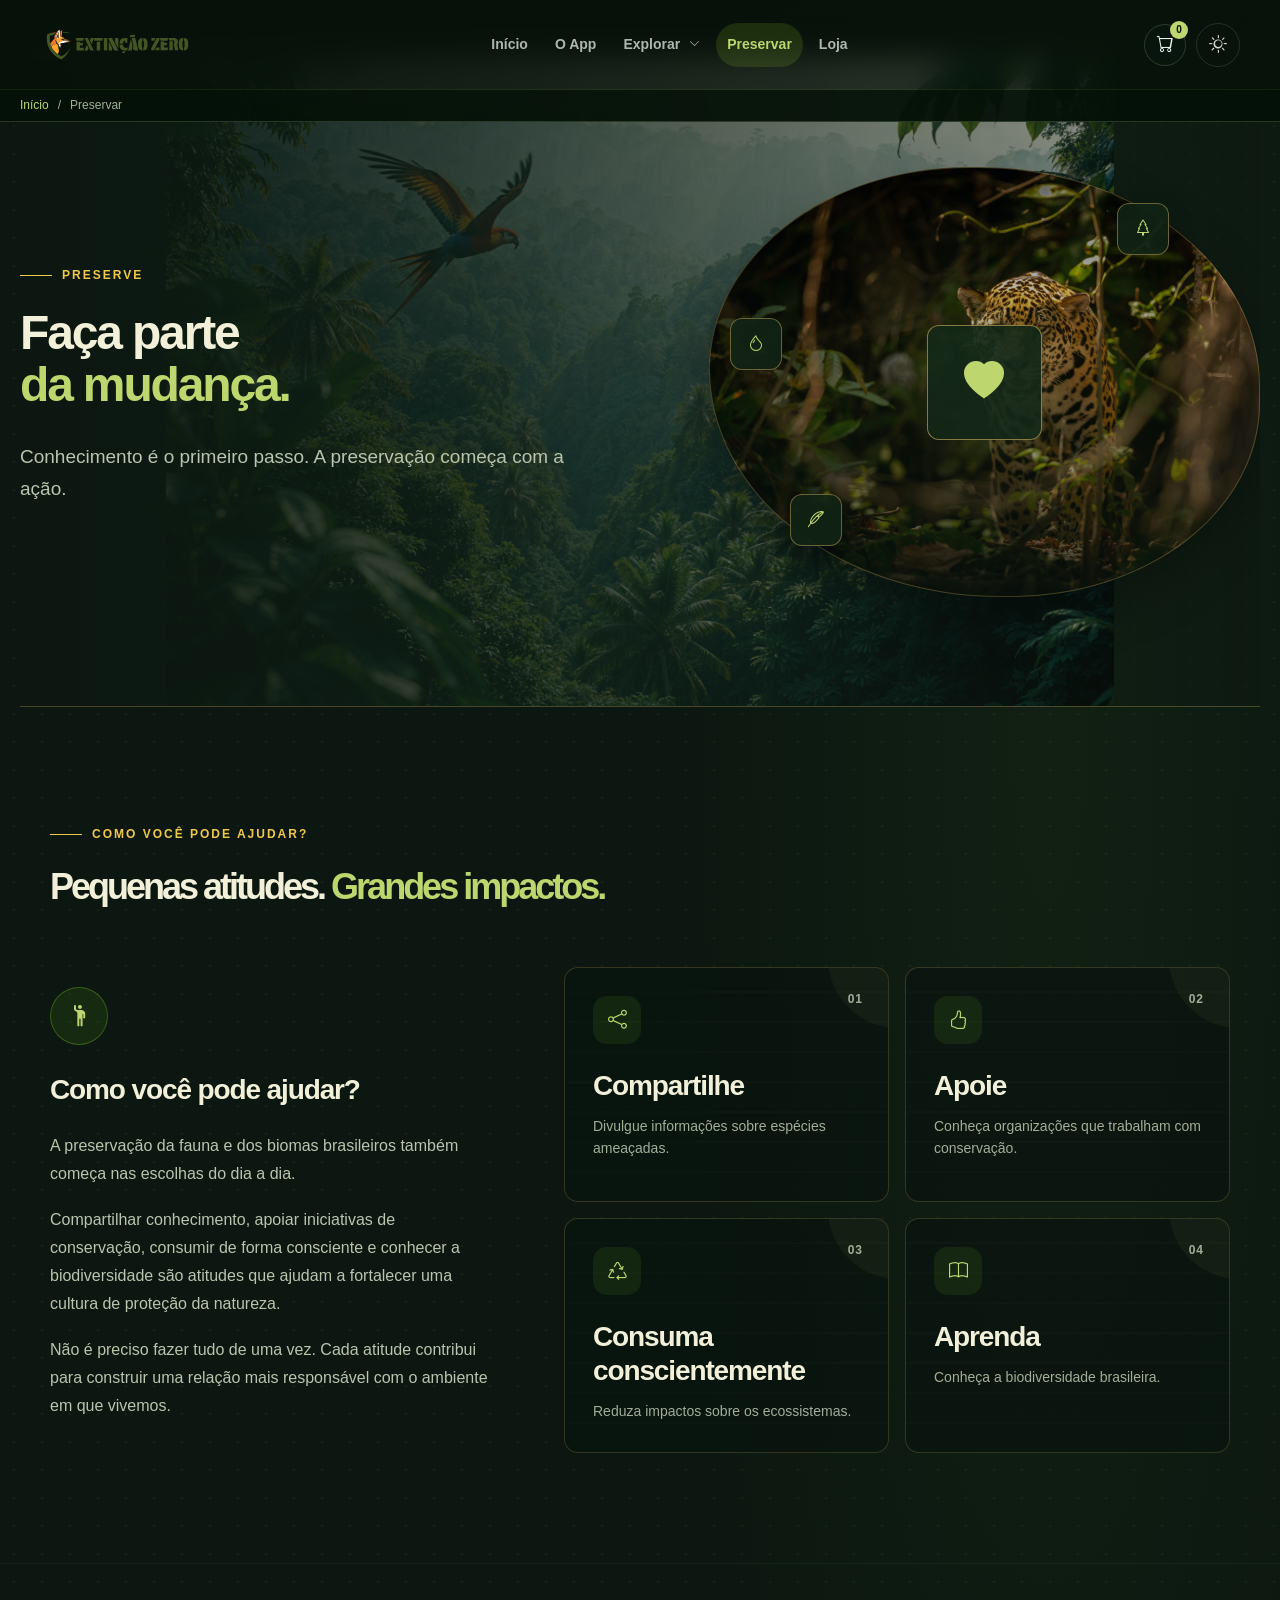
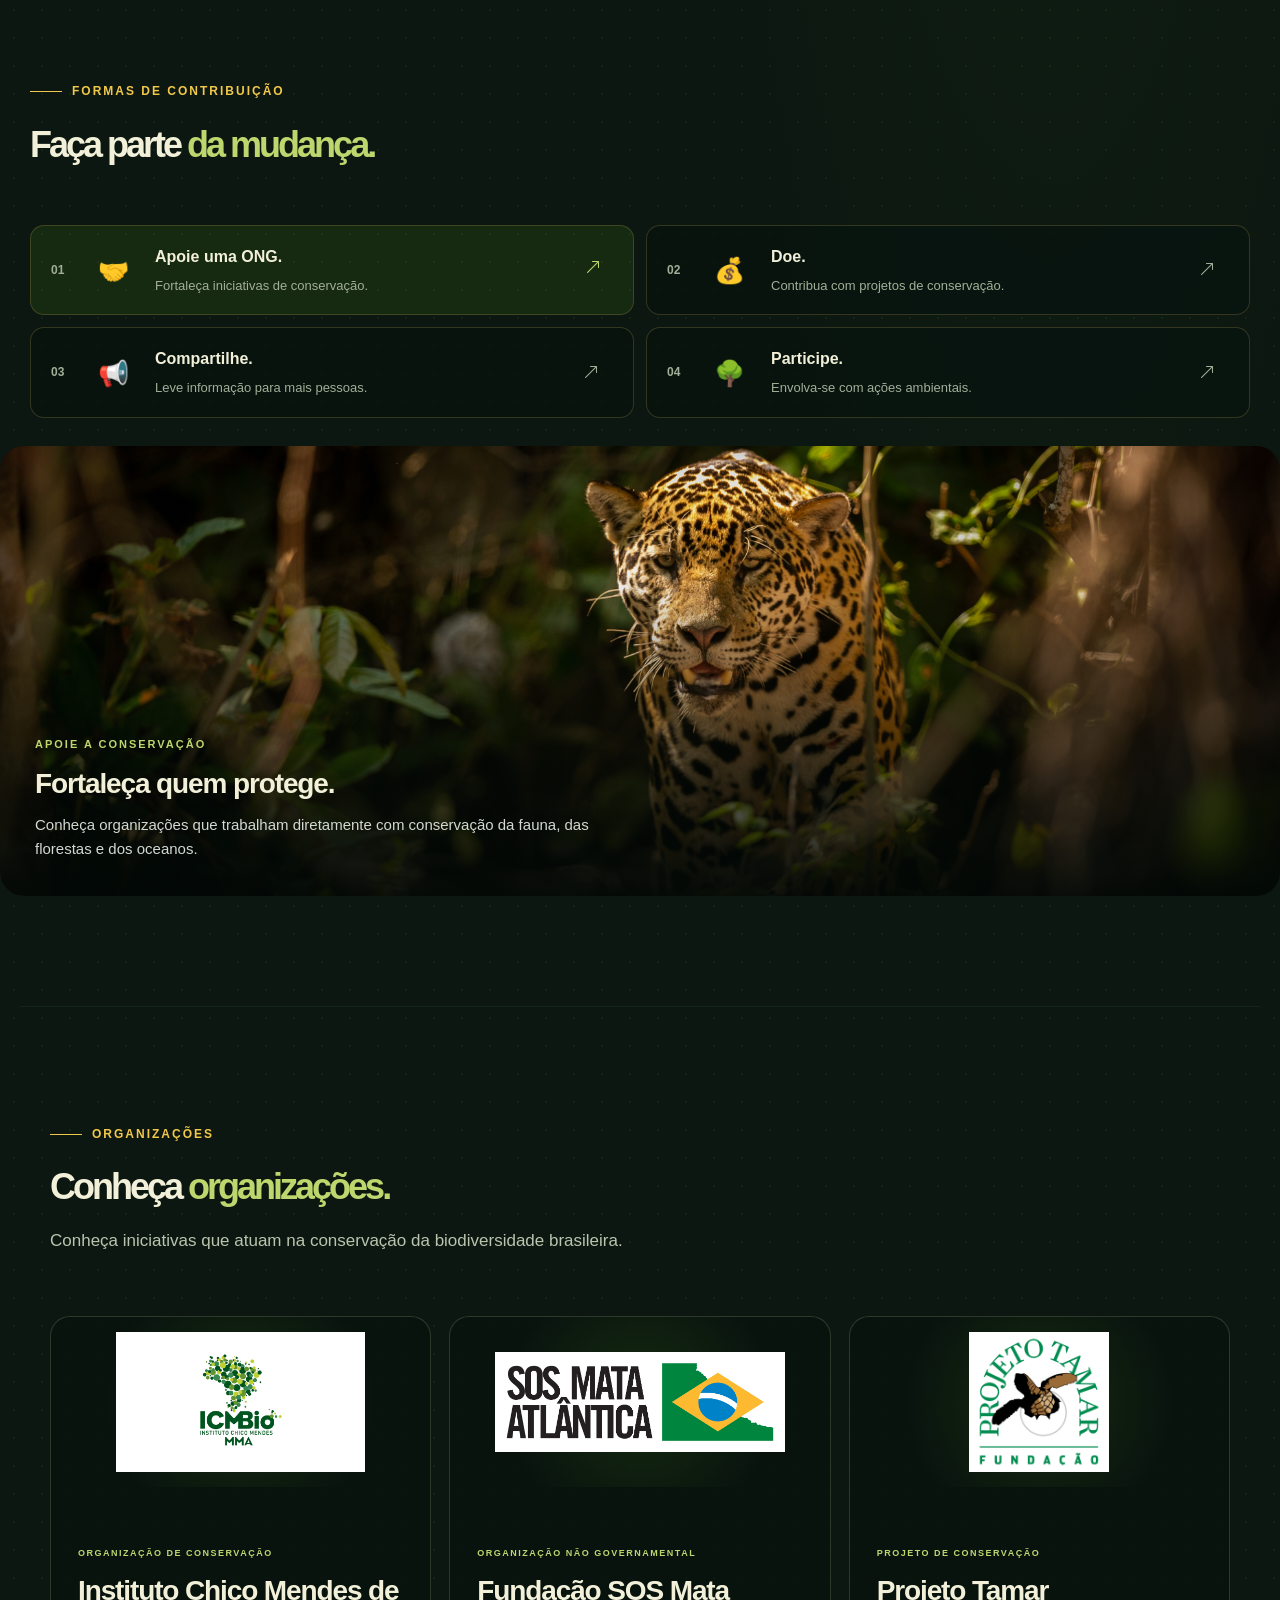
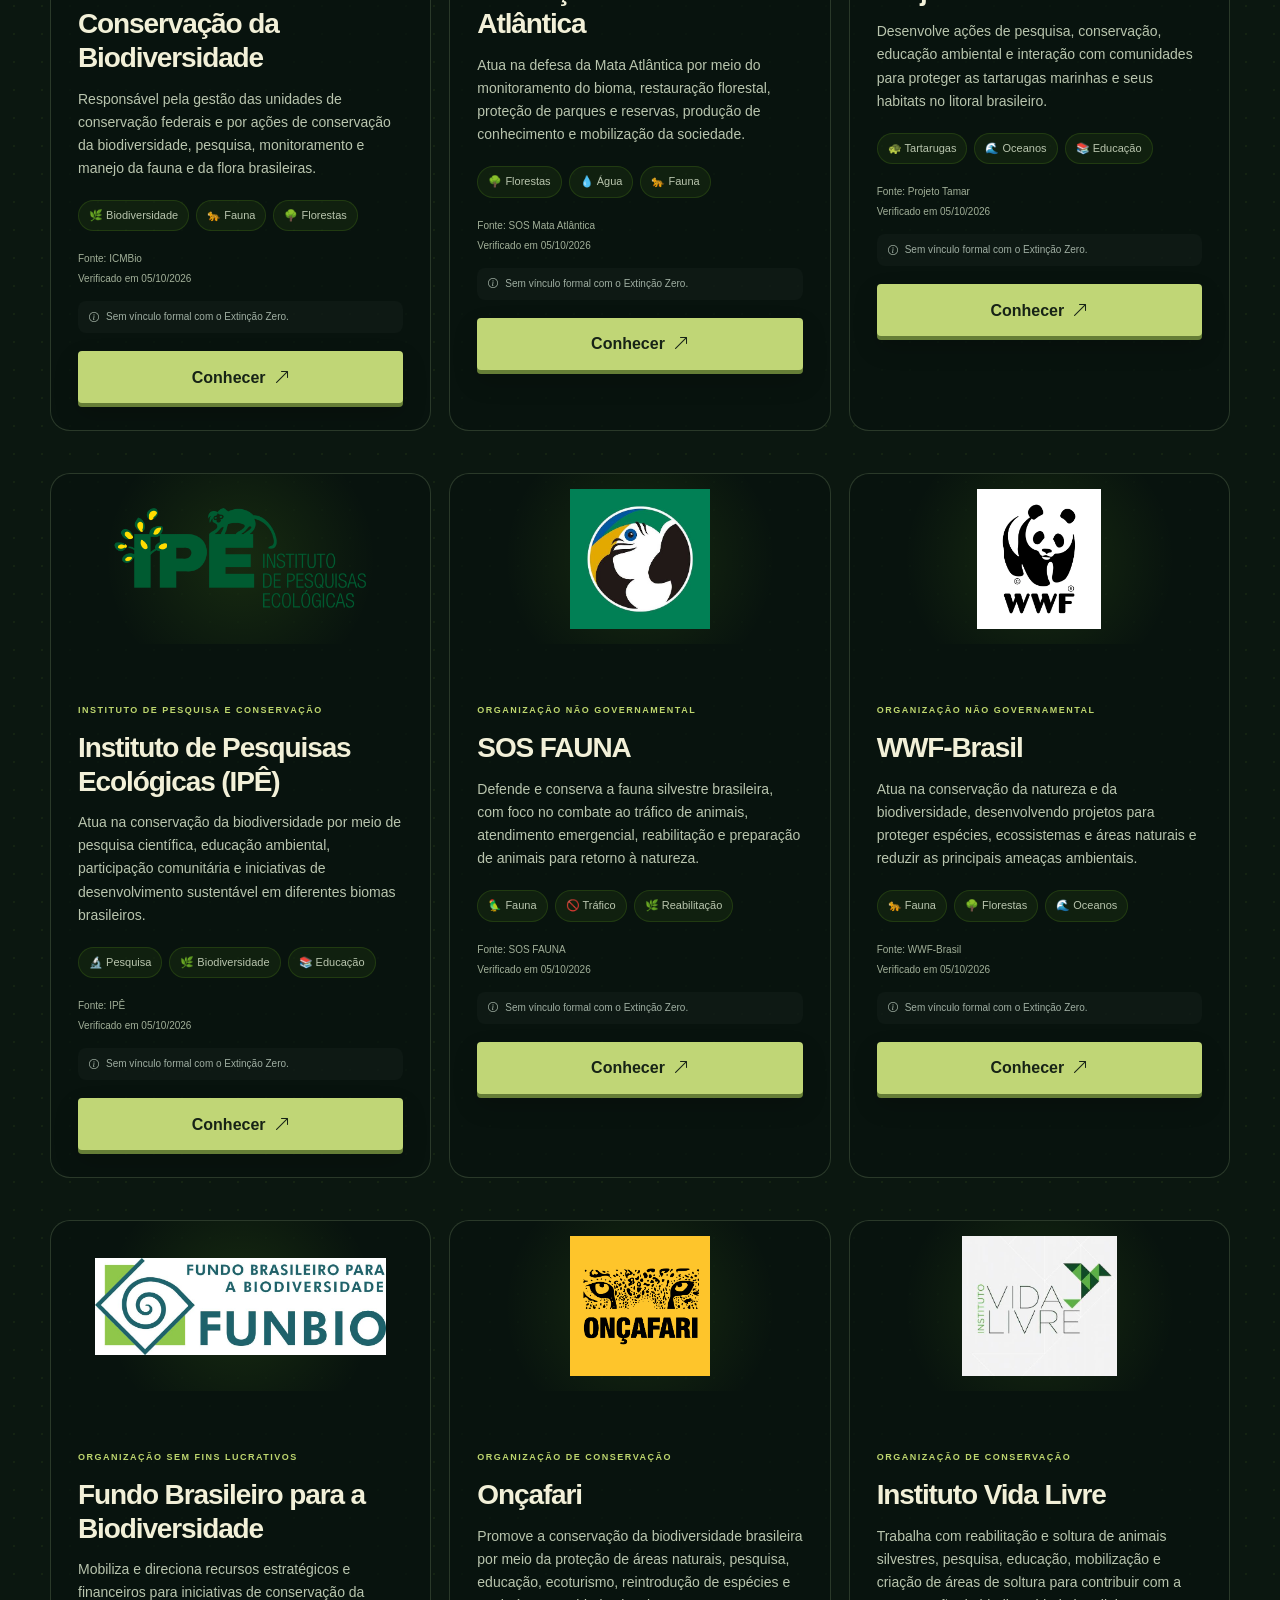
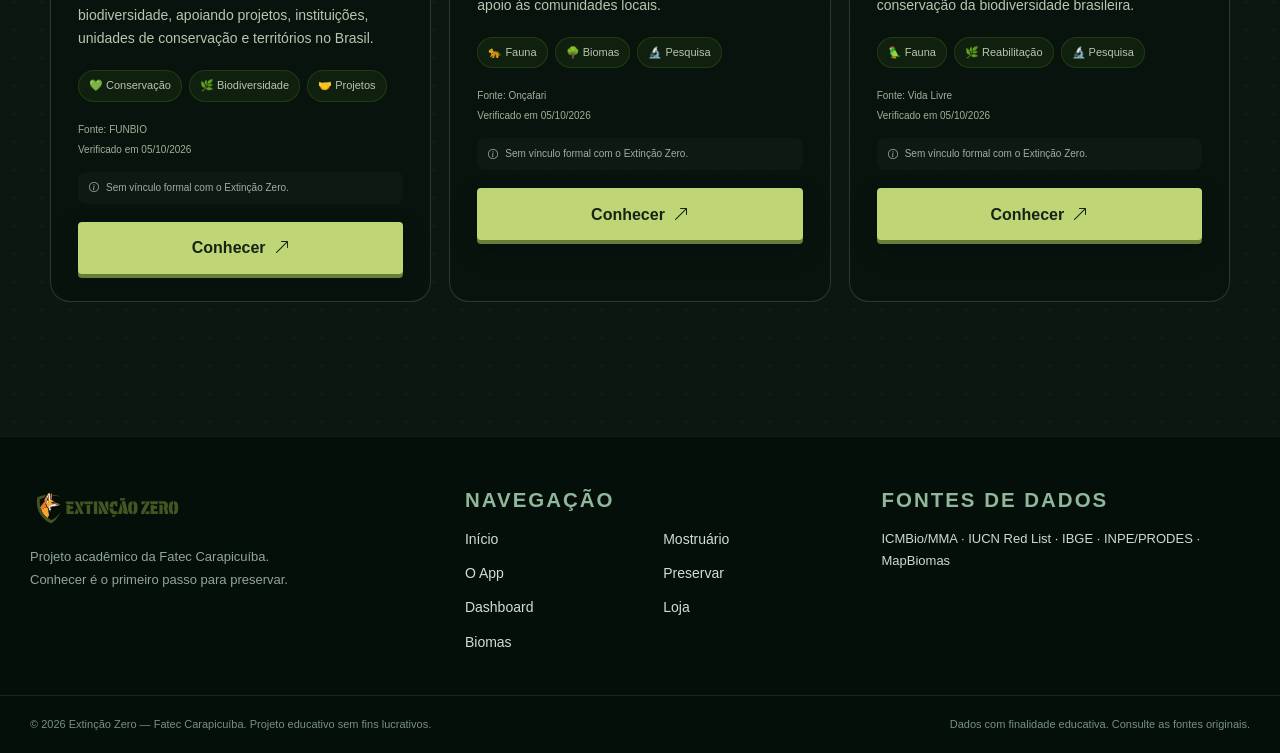
<file: preservar.html>
<!DOCTYPE html>
<html lang="pt-BR">

<head>
    <meta charset="UTF-8">
    <meta name="viewport" content="width=device-width, initial-scale=1.0">

    <title>Preservar — Extinção Zero</title>

    <link rel="stylesheet"
        href="https://cdn.jsdelivr.net/npm/bootstrap-icons@1.11.3/font/bootstrap-icons.min.css">

    <link rel="stylesheet" href="css/style.css">
    <link rel="stylesheet" href="css/preservar.css">
    <link rel="stylesheet" href="css/field-identity.css">
    <link rel="stylesheet" href="css/ux-foundation.css">
</head>

<body class="field-identity">

    <!-- =====================================================
         NAVBAR
    ====================================================== -->

    <header class="navbar">
        <div class="nav-container">
            <a href="index.html" class="logo"><img src="assets/img/logo.svg" alt="Extinção Zero"></a>
            <nav class="nav-menu" aria-label="Navegação principal">
                <a href="index.html" class="nav-link">Início</a>
                <a href="app.html" class="nav-link">O App</a>
                <div class="nav-explore">
                    <button class="nav-link nav-dropdown" type="button" aria-expanded="false" aria-controls="explore-menu">Explorar <i class="bi bi-chevron-down"></i></button>
                    <div class="nav-submenu" id="explore-menu">
                        <a class="nav-link" href="dashboard.html"><i class="bi bi-bar-chart-line"></i> Dashboard</a>
                        <a class="nav-link" href="biomas.html"><i class="bi bi-tree"></i> Biomas</a>
                        <a class="nav-link" href="mostruario.html"><i class="bi bi-journal-richtext"></i> Mostruário</a>
                    </div>
                </div>
                <a href="preservar.html" class="nav-link">Preservar</a>
                <a href="loja.html" class="nav-link">Loja</a>
            </nav>
            <div class="nav-actions">
                <a class="nav-action cart-trigger" href="loja.html#cart" aria-label="Abrir carrinho na loja"><i class="bi bi-cart"></i><span class="cart-count" data-cart-count>0</span></a>
                <button class="nav-button" id="theme-button" type="button" aria-label="Alterar tema"><i class="bi bi-sun"></i></button>
            </div>
            <button class="menu-toggle" id="menu-toggle" type="button" aria-label="Abrir menu" aria-expanded="false" aria-controls="primary-navigation"><i class="bi bi-list"></i></button>
        </div>
    </header>


    <main>

        <!-- =====================================================
             HERO
        ====================================================== -->

        <section class="preserve-hero">

            <div class="hero-content">

                <div class="section-tag">
                    <span></span>
                    PRESERVE
                </div>

                <h1>
                    Faça parte
                    <span>da mudança.</span>
                </h1>

                <p>
                    Conhecimento é o primeiro passo.
                    A preservação começa com a ação.
                </p>

            </div>

            <div class="hero-decoration">

                <div class="hero-orbit orbit-one"></div>
                <div class="hero-orbit orbit-two"></div>
                <div class="hero-orbit orbit-three"></div>

                <div class="hero-icon">
                    <i class="bi bi-heart-fill"></i>
                </div>

                <div class="floating-icon icon-one">
                    <i class="bi bi-tree"></i>
                </div>

                <div class="floating-icon icon-two">
                    <i class="bi bi-feather"></i>
                </div>

                <div class="floating-icon icon-three">
                    <i class="bi bi-droplet"></i>
                </div>

            </div>

        </section>


        <!-- =====================================================
             COMO VOCÊ PODE AJUDAR
        ====================================================== -->

        <section class="help-section" id="acoes">

            <div class="section-heading">

                <div class="section-tag">
                    <span></span>
                    COMO VOCÊ PODE AJUDAR?
                </div>

                <h2>
                    Pequenas atitudes.
                    <span>Grandes impactos.</span>
                </h2>

            </div>


            <div class="help-grid">

                <!-- ESQUERDA -->

                <div class="help-text">

                    <div class="help-icon">
                        <i class="bi bi-person-raised-hand"></i>
                    </div>

                    <h3>
                        Como você pode ajudar?
                    </h3>

                    <p>
                        A preservação da fauna e dos biomas brasileiros
                        também começa nas escolhas do dia a dia.
                    </p>

                    <p>
                        Compartilhar conhecimento, apoiar iniciativas
                        de conservação, consumir de forma consciente e
                        conhecer a biodiversidade são atitudes que ajudam
                        a fortalecer uma cultura de proteção da natureza.
                    </p>

                    <p>
                        Não é preciso fazer tudo de uma vez.
                        Cada atitude contribui para construir uma relação
                        mais responsável com o ambiente em que vivemos.
                    </p>

                </div>


                <!-- DIREITA -->

                <div class="help-cards">

                    <article class="help-card">

                        <span class="card-number">01</span>

                        <div class="card-icon">
                            <i class="bi bi-share"></i>
                        </div>

                        <h3>Compartilhe</h3>

                        <p>
                            Divulgue informações sobre espécies ameaçadas.
                        </p>

                    </article>


                    <article class="help-card">

                        <span class="card-number">02</span>

                        <div class="card-icon">
                            <i class="bi bi-hand-thumbs-up"></i>
                        </div>

                        <h3>Apoie</h3>

                        <p>
                            Conheça organizações que trabalham
                            com conservação.
                        </p>

                    </article>


                    <article class="help-card">

                        <span class="card-number">03</span>

                        <div class="card-icon">
                            <i class="bi bi-recycle"></i>
                        </div>

                        <h3>Consuma conscientemente</h3>

                        <p>
                            Reduza impactos sobre os ecossistemas.
                        </p>

                    </article>


                    <article class="help-card">

                        <span class="card-number">04</span>

                        <div class="card-icon">
                            <i class="bi bi-book"></i>
                        </div>

                        <h3>Aprenda</h3>

                        <p>
                            Conheça a biodiversidade brasileira.
                        </p>

                    </article>

                </div>

            </div>

        </section>


        <!-- =====================================================
            FORMAS DE CONTRIBUIÇÃO
        ====================================================== -->

        <section class="contribution-section">

            <div class="section-heading">

                <div class="section-tag">
                    <span></span>
                    FORMAS DE CONTRIBUIÇÃO
                </div>

                <h2>
                    Faça parte
                    <span>da mudança.</span>
                </h2>

            </div>


            <div class="contribution-layout">

                <!-- CARDS -->

                <div class="contribution-options">

                    <button
                        class="contribution-card active"
                        data-action="ong"
                        type="button">

                        <span class="contribution-number">
                            01
                        </span>

                        <span class="contribution-icon">
                            🤝
                        </span>

                        <span class="contribution-info">
                            <strong>Apoie uma ONG.</strong>
                            <small>
                                Fortaleça iniciativas de conservação.
                            </small>
                        </span>

                        <i class="bi bi-arrow-up-right"></i>

                    </button>


                    <button
                        class="contribution-card"
                        data-action="doe"
                        type="button">

                        <span class="contribution-number">
                            02
                        </span>

                        <span class="contribution-icon">
                            💰
                        </span>

                        <span class="contribution-info">
                            <strong>Doe.</strong>
                            <small>
                                Contribua com projetos de conservação.
                            </small>
                        </span>

                        <i class="bi bi-arrow-up-right"></i>

                    </button>


                    <button
                        class="contribution-card"
                        data-action="compartilhe"
                        type="button">

                        <span class="contribution-number">
                            03
                        </span>

                        <span class="contribution-icon">
                            📢
                        </span>

                        <span class="contribution-info">
                            <strong>Compartilhe.</strong>
                            <small>
                                Leve informação para mais pessoas.
                            </small>
                        </span>

                        <i class="bi bi-arrow-up-right"></i>

                    </button>


                    <button
                        class="contribution-card"
                        data-action="participe"
                        type="button">

                        <span class="contribution-number">
                            04
                        </span>

                        <span class="contribution-icon">
                            🌳
                        </span>

                        <span class="contribution-info">
                            <strong>Participe.</strong>
                            <small>
                                Envolva-se com ações ambientais.
                            </small>
                        </span>

                        <i class="bi bi-arrow-up-right"></i>

                    </button>

                </div>


                <!-- IMAGEM / CONTEÚDO DINÂMICO -->

                <div class="contribution-display">

                    <div class="display-image">

                        <img
                            id="contribution-image"
                            src="assets/img/onca.jpg"
                            alt="Onça-pintada">

                        <div class="display-overlay"></div>

                        <div class="display-content">

                            <span id="contribution-label">
                                APOIE A CONSERVAÇÃO
                            </span>

                            <h3 id="contribution-title">
                                Fortaleça quem protege.
                            </h3>

                            <p id="contribution-description">
                                Conheça organizações que trabalham
                                diretamente com conservação da fauna,
                                das florestas e dos oceanos.
                            </p>

                        </div>

                    </div>

                </div>

            </div>

        </section>


        <!-- =====================================================
            ORGANIZAÇÕES
        ====================================================== -->

        <section class="organizations-section">

            <div class="section-heading">

                <div class="section-tag">
                    <span></span>
                    ORGANIZAÇÕES
                </div>

                <h2>
                    Conheça
                    <span>organizações.</span>
                </h2>

                <p>
                    Conheça iniciativas que atuam na conservação
                    da biodiversidade brasileira.
                </p>

            </div>

<div class="organization-grid">

    <!-- ICMBio -->
<article class="organization-card">

        <div class="organization-logo">
            <img src="assets/img/icmbio.png" alt="Logo ICMBio">
        </div>

        <div class="organization-content">

            <span class="organization-type">
                ORGANIZAÇÃO DE CONSERVAÇÃO
            </span>

            <h3>
                Instituto Chico Mendes de Conservação da Biodiversidade
            </h3>

            <p>
                Responsável pela gestão das unidades de conservação federais e por ações de conservação da biodiversidade, pesquisa, monitoramento e manejo da fauna e da flora brasileiras.
            </p>

            <div class="organization-tags">

                <span>🌿 Biodiversidade</span>

                <span>🐆 Fauna</span>

                <span>🌳 Florestas</span>

            </div>

            <div class="organization-source">
                <small>
                    Fonte: ICMBio
                </small>
                <small>
                    Verificado em 05/10/2026
                </small>
            </div>

            <div class="no-partnership">
                <i class="bi bi-info-circle"></i>
                Sem vínculo formal com o Extinção Zero.
            </div>

            <a
                href="https://www.gov.br/icmbio/pt-br"
                target="_blank"
                rel="noopener noreferrer"
                class="organization-button">
                Conhecer
                <i class="bi bi-arrow-up-right"></i>
            </a>

        </div>

    </article>

    <!-- SOS Mata Atlântica -->
<article class="organization-card">

        <div class="organization-logo">
            <img src="assets/img/sos-mata-atlantica.png" alt="Logo SOS Mata Atlântica">
        </div>

        <div class="organization-content">

            <span class="organization-type">
                ORGANIZAÇÃO NÃO GOVERNAMENTAL
            </span>

            <h3>
                Fundação SOS Mata Atlântica
            </h3>

            <p>
                Atua na defesa da Mata Atlântica por meio do monitoramento do bioma, restauração florestal, proteção de parques e reservas, produção de conhecimento e mobilização da sociedade.
            </p>

            <div class="organization-tags">

                <span>🌳 Florestas</span>

                <span>💧 Água</span>

                <span>🐆 Fauna</span>

            </div>

            <div class="organization-source">
                <small>
                    Fonte: SOS Mata Atlântica
                </small>
                <small>
                    Verificado em 05/10/2026
                </small>
            </div>

            <div class="no-partnership">
                <i class="bi bi-info-circle"></i>
                Sem vínculo formal com o Extinção Zero.
            </div>

            <a
                href="https://sosma.org.br/"
                target="_blank"
                rel="noopener noreferrer"
                class="organization-button">
                Conhecer
                <i class="bi bi-arrow-up-right"></i>
            </a>

        </div>

    </article>

    <!-- Projeto Tamar -->
<article class="organization-card">

        <div class="organization-logo">
            <img src="assets/img/projeto-tamar.png" alt="Logo Projeto Tamar">
        </div>

        <div class="organization-content">

            <span class="organization-type">
                PROJETO DE CONSERVAÇÃO
            </span>

            <h3>
                Projeto Tamar
            </h3>

            <p>
                Desenvolve ações de pesquisa, conservação, educação ambiental e interação com comunidades para proteger as tartarugas marinhas e seus habitats no litoral brasileiro.
            </p>

            <div class="organization-tags">

                <span>🐢 Tartarugas</span>

                <span>🌊 Oceanos</span>

                <span>📚 Educação</span>

            </div>

            <div class="organization-source">
                <small>
                    Fonte: Projeto Tamar
                </small>
                <small>
                    Verificado em 05/10/2026
                </small>
            </div>

            <div class="no-partnership">
                <i class="bi bi-info-circle"></i>
                Sem vínculo formal com o Extinção Zero.
            </div>

            <a
                href="https://tamar.org.br/"
                target="_blank"
                rel="noopener noreferrer"
                class="organization-button">
                Conhecer
                <i class="bi bi-arrow-up-right"></i>
            </a>

        </div>

    </article>

    <!-- IPÊ -->
<article class="organization-card">

        <div class="organization-logo">
            <img src="assets/img/logo-ipe.png" alt="Logo IPÊ">
        </div>

        <div class="organization-content">

            <span class="organization-type">
                INSTITUTO DE PESQUISA E CONSERVAÇÃO
            </span>

            <h3>
                Instituto de Pesquisas Ecológicas (IPÊ)
            </h3>

            <p>
                Atua na conservação da biodiversidade por meio de pesquisa científica, educação ambiental, participação comunitária e iniciativas de desenvolvimento sustentável em diferentes biomas brasileiros.
            </p>

            <div class="organization-tags">

                <span>🔬 Pesquisa</span>

                <span>🌿 Biodiversidade</span>

                <span>📚 Educação</span>

            </div>

            <div class="organization-source">
                <small>
                    Fonte: IPÊ
                </small>
                <small>
                    Verificado em 05/10/2026
                </small>
            </div>

            <div class="no-partnership">
                <i class="bi bi-info-circle"></i>
                Sem vínculo formal com o Extinção Zero.
            </div>

            <a
                href="https://ipe.org.br/"
                target="_blank"
                rel="noopener noreferrer"
                class="organization-button">
                Conhecer
                <i class="bi bi-arrow-up-right"></i>
            </a>

        </div>

    </article>

    <!-- SOS FAUNA -->
<article class="organization-card">

        <div class="organization-logo">
            <img src="assets/img/sos-fauna.png" alt="Logo SOS FAUNA">
        </div>

        <div class="organization-content">

            <span class="organization-type">
                ORGANIZAÇÃO NÃO GOVERNAMENTAL
            </span>

            <h3>
                SOS FAUNA
            </h3>

            <p>
                Defende e conserva a fauna silvestre brasileira, com foco no combate ao tráfico de animais, atendimento emergencial, reabilitação e preparação de animais para retorno à natureza.
            </p>

            <div class="organization-tags">

                <span>🦜 Fauna</span>

                <span>🚫 Tráfico</span>

                <span>🌿 Reabilitação</span>

            </div>

            <div class="organization-source">
                <small>
                    Fonte: SOS FAUNA
                </small>
                <small>
                    Verificado em 05/10/2026
                </small>
            </div>

            <div class="no-partnership">
                <i class="bi bi-info-circle"></i>
                Sem vínculo formal com o Extinção Zero.
            </div>

            <a
                href="https://sosfauna.org.br/"
                target="_blank"
                rel="noopener noreferrer"
                class="organization-button">
                Conhecer
                <i class="bi bi-arrow-up-right"></i>
            </a>

        </div>

    </article>

    <!-- WWF-Brasil -->
<article class="organization-card">

        <div class="organization-logo">
            <img src="assets/img/wwf-brasil.png" alt="Logo WWF-Brasil">
        </div>

        <div class="organization-content">

            <span class="organization-type">
                ORGANIZAÇÃO NÃO GOVERNAMENTAL
            </span>

            <h3>
                WWF-Brasil
            </h3>

            <p>
                Atua na conservação da natureza e da biodiversidade, desenvolvendo projetos para proteger espécies, ecossistemas e áreas naturais e reduzir as principais ameaças ambientais.
            </p>

            <div class="organization-tags">

                <span>🐆 Fauna</span>

                <span>🌳 Florestas</span>

                <span>🌊 Oceanos</span>

            </div>

            <div class="organization-source">
                <small>
                    Fonte: WWF-Brasil
                </small>
                <small>
                    Verificado em 05/10/2026
                </small>
            </div>

            <div class="no-partnership">
                <i class="bi bi-info-circle"></i>
                Sem vínculo formal com o Extinção Zero.
            </div>

            <a
                href="https://www.wwf.org.br/"
                target="_blank"
                rel="noopener noreferrer"
                class="organization-button">
                Conhecer
                <i class="bi bi-arrow-up-right"></i>
            </a>

        </div>

    </article>

    <!-- FUNBIO -->
<article class="organization-card">

        <div class="organization-logo">
            <img src="assets/img/funbio.png" alt="Logo FUNBIO">
        </div>

        <div class="organization-content">

            <span class="organization-type">
                ORGANIZAÇÃO SEM FINS LUCRATIVOS
            </span>

            <h3>
                Fundo Brasileiro para a Biodiversidade
            </h3>

            <p>
                Mobiliza e direciona recursos estratégicos e financeiros para iniciativas de conservação da biodiversidade, apoiando projetos, instituições, unidades de conservação e territórios no Brasil.
            </p>

            <div class="organization-tags">

                <span>💚 Conservação</span>

                <span>🌿 Biodiversidade</span>

                <span>🤝 Projetos</span>

            </div>

            <div class="organization-source">
                <small>
                    Fonte: FUNBIO
                </small>
                <small>
                    Verificado em 05/10/2026
                </small>
            </div>

            <div class="no-partnership">
                <i class="bi bi-info-circle"></i>
                Sem vínculo formal com o Extinção Zero.
            </div>

            <a
                href="https://www.funbio.org.br/"
                target="_blank"
                rel="noopener noreferrer"
                class="organization-button">
                Conhecer
                <i class="bi bi-arrow-up-right"></i>
            </a>

        </div>

    </article>

    <!-- Onçafari -->
<article class="organization-card">

        <div class="organization-logo">
            <img src="assets/img/oncafari.png" alt="Logo Onçafari">
        </div>

        <div class="organization-content">

            <span class="organization-type">
                ORGANIZAÇÃO DE CONSERVAÇÃO
            </span>

            <h3>
                Onçafari
            </h3>

            <p>
                Promove a conservação da biodiversidade brasileira por meio da proteção de áreas naturais, pesquisa, educação, ecoturismo, reintrodução de espécies e apoio às comunidades locais.
            </p>

            <div class="organization-tags">

                <span>🐆 Fauna</span>

                <span>🌳 Biomas</span>

                <span>🔬 Pesquisa</span>

            </div>

            <div class="organization-source">
                <small>
                    Fonte: Onçafari
                </small>
                <small>
                    Verificado em 05/10/2026
                </small>
            </div>

            <div class="no-partnership">
                <i class="bi bi-info-circle"></i>
                Sem vínculo formal com o Extinção Zero.
            </div>

            <a
                href="https://oncafari.org/"
                target="_blank"
                rel="noopener noreferrer"
                class="organization-button">
                Conhecer
                <i class="bi bi-arrow-up-right"></i>
            </a>

        </div>

    </article>

    <!-- Vida Livre -->
<article class="organization-card">

        <div class="organization-logo">
            <img src="assets/img/vida-livre.png" alt="Logo Vida Livre">
        </div>

        <div class="organization-content">

            <span class="organization-type">
                ORGANIZAÇÃO DE CONSERVAÇÃO
            </span>

            <h3>
                Instituto Vida Livre
            </h3>

            <p>
                Trabalha com reabilitação e soltura de animais silvestres, pesquisa, educação, mobilização e criação de áreas de soltura para contribuir com a conservação da biodiversidade brasileira.
            </p>

            <div class="organization-tags">

                <span>🦜 Fauna</span>

                <span>🌿 Reabilitação</span>

                <span>🔬 Pesquisa</span>

            </div>

            <div class="organization-source">
                <small>
                    Fonte: Vida Livre
                </small>
                <small>
                    Verificado em 05/10/2026
                </small>
            </div>

            <div class="no-partnership">
                <i class="bi bi-info-circle"></i>
                Sem vínculo formal com o Extinção Zero.
            </div>

            <a
                href="https://institutovidalivre.org.br/"
                target="_blank"
                rel="noopener noreferrer"
                class="organization-button">
                Conhecer
                <i class="bi bi-arrow-up-right"></i>
            </a>

        </div>

    </article>

</div>
        </section>

    </main>


    <!-- =========================
     FOOTER
========================= -->

<footer class="site-footer">

    <div class="footer-container">

        <!-- MARCA -->

        <div class="footer-brand">

            <div class="footer-logo">
                <a href="index.html" class="logo">
                <img src="assets/img/logo.svg" alt="Extinção Zero">
            </a>
            </div>

            <p>
                Projeto acadêmico da Fatec Carapicuíba.<br>
                Conhecer é o primeiro passo para preservar.
            </p>

        </div>


        <!-- NAVEGAÇÃO -->

        <div class="footer-navigation">

            <h4>NAVEGAÇÃO</h4>

            <div class="footer-links">

                <div>
                    <a href="index.html">Início</a>
                    <a href="mostruario.html">Espécies</a>
                    <a href="dashboard.html">Dados</a>
                    <a href="loja.html">Loja</a>
                </div>

                <div>
                    <a href="app.html">O App</a>
                    <a href="biomas.html">Biomas</a>
                    <a href="preservar.html">Preservar</a>
                </div>

            </div>

        </div>


        <!-- FONTES -->

        <div class="footer-sources">

            <h4>FONTES DE DADOS</h4>

            <p>
                ICMBio/MMA (Portaria nº 148/2022) · IUCN Red List 2024 ·
                IBGE (2019) · INPE/PRODES (2024) · MapBiomas (2023)
            </p>

        </div>

    </div>


    <!-- LINHA INFERIOR -->

    <div class="footer-bottom">

        <p>
            © 2026 Extinção Zero — Fatec Carapicuíba.
            Projeto educativo sem fins lucrativos.
        </p>

        <p>
            Dados com finalidade educativa.
            Consulte sempre as fontes originais.
        </p>

    </div>

</footer>


    <script src="js/common.js"></script>
    <script src="js/preservar.js"></script>

</body>
</html>
</file>
<file: css/style.css>
﻿/* =========================
   RESET
========================= */

* {
    margin: 0;
    padding: 0;
    box-sizing: border-box;
}

html {
    scroll-behavior: smooth;
}

button,
a {
    font: inherit;
}

button {
    cursor: pointer;
}

a {
    color: inherit;
    text-decoration: none;
}

/* FUNDO COM DOTS */

body {
    font-family: Arial, Helvetica, sans-serif;
    background-color: var(--background);
    color: var(--text);
    overflow-x: hidden;

    background-image: radial-gradient(
        circle,
        rgba(184, 243, 58, 0.055) 1px,
        transparent 1px
    );

    background-size: 28px 28px;
}

/* TEMA CLARO */

body.light-theme {
    background-color: #eee5cd;

    background-image: radial-gradient(
        circle,
        rgba(67, 83, 45, 0.09) 1px,
        transparent 1px
    );

    color: #27351e;
}

body.light-theme .navbar {
    background: rgba(238, 229, 205, 0.82);

    border-bottom: 1px solid rgba(67, 83, 45, 0.18);
}

body.light-theme .nav-link {
    color: #59664b;
}

body.light-theme .nav-link:hover {
    color: #27351e;
    background: rgba(67, 83, 45, 0.07);
}

body.light-theme .nav-link.active {
    color: #58772a;
    background: rgba(88, 119, 42, 0.12);
}

body.light-theme .nav-button {
    color: #354038;
    background: rgba(255, 255, 255, 0.40);
    border-color: rgba(40, 70, 35, 0.15);
}

body.light-theme .nav-button:hover {
    color: #58772a;
    background: rgba(88, 119, 42, 0.12);
}

body.light-theme .nav-link.active:hover {
    background: rgba(53, 107, 22, 0.16);
}

body.light-theme .nav-action {
    color: #354038;
    background: rgba(255, 255, 255, 0.4);
    border-color: rgba(40, 70, 35, 0.15);
}

body.light-theme .nav-action:hover {
    color: #58772a;
    border-color: rgba(40, 70, 35, 0.3);
}


/* NAVBAR TRANSPARENTE */

.navbar {
    position: fixed;
    top: 0;
    left: 0;

    width: 100%;
    height: 90px;

    background: rgba(5, 17, 8, 0.70);

    backdrop-filter: blur(14px);
    -webkit-backdrop-filter: blur(14px);

    border-bottom: 1px solid rgba(164, 220, 48, 0.08);

    z-index: 1000;
}


/* CONTAINER */

.nav-container {
    width: 100%;
    max-width: 1240px;
    height: 100%;

    margin: 0 auto;
    padding: 0 20px;

    display: flex;
    align-items: center;
    justify-content: space-between;

    position: relative;
}

/* AÃ‡Ã•ES */

.nav-actions {
    display: flex;
    justify-content: flex-end;
    align-items: center;

    gap: 10px;
}

.nav-action {
    position: relative;

    width: 42px;
    height: 42px;

    border-radius: 50%;

    border: 1px solid var(--border);

    background: rgba(10, 24, 17, .65);

    color: #eaf2e9;

    display: flex;
    align-items: center;
    justify-content: center;

    transition: .25s ease;
}

.nav-action:hover {
    color: var(--green);

    border-color: var(--green);

    transform: translateY(-2px);
}

.nav-action i {
    font-size: 17px;
}

#cartCount {
    position: absolute;

    top: -4px;
    right: -3px;

    min-width: 18px;
    height: 18px;

    padding: 0 4px;

    display: flex;
    align-items: center;
    justify-content: center;

    border-radius: 20px;

    background: var(--green);
    color: #071006;

    font-size: 10px;
    font-weight: 800;
}

:root {

    --background: #0b1710;
    --background-soft: #122319;
    --surface: #192d1f;
    --surface-light: #213825;

    --border: rgba(200, 226, 165, 0.18);

    --green: #bed66e;
    --green-light: #bed66e;

    --text: #f2f0d8;
    --text-soft: #b9c5ae;
    --text-muted: #a1af98;

    --orange: #f08b42;

    --font-body: "Segoe UI", Arial, sans-serif;
    --font-heading: var(--font-body);
    --control-height: 52px;
    --control-radius: 4px;
    --control-padding-inline: 20px;
    --control-font-size: 16px;
    --control-font-weight: 850;
    --control-primary-background: #c0d676;
    --control-primary-hover: #d1e68a;
    --control-primary-color: #172316;
    --control-primary-shadow: 0 4px 0 #667e37, 0 11px 24px rgba(0, 0, 0, .2);

    --title-size-xl: clamp(2rem, 4vw, 3rem);
    --title-size-lg: clamp(1.65rem, 3vw, 2.25rem);
    --title-size-md: clamp(1.3rem, 2.2vw, 1.75rem);
    --title-size-sm: clamp(1.15rem, 1.6vw, 1.375rem);
    --title-size-xs: clamp(1.05rem, 1.3vw, 1.125rem);
    --body-size: 1rem;
    --body-size-lg: 1.125rem;
    --small-size: 0.875rem;

}

body {
    font-family: var(--font-body);
    font-size: var(--body-size);
    line-height: 1.6;
}

body.light-theme {
    --control-primary-background: #607435;
    --control-primary-hover: #52662d;
    --control-primary-color: #fff;
    --control-primary-shadow: 0 4px 0 #405326, 0 11px 24px rgba(50, 50, 29, .2);
}

h1,
h2,
h3,
h4,
h5,
h6 {
    margin: 0 0 1rem;
    font-family: var(--font-heading);
    font-weight: 700;
    line-height: 1.05;
    letter-spacing: -0.04em;
    color: inherit;
}

h1 {
    font-size: var(--title-size-xl);
}

h2 {
    font-size: var(--title-size-lg);
}

h3 {
    font-size: var(--title-size-md);
}

h4,
h5,
h6 {
    font-size: 1.2rem;
}

p,
li,
span,
small,
a,
button,
input,
textarea,
select {
    font-family: var(--font-body);
}

p {
    font-size: var(--body-size);
    line-height: 1.6;
}

small {
    font-size: var(--small-size);
}

/* =========================
   LOGO
========================= */

.logo {
    display: flex;
    align-items: center;

    text-decoration: none;

    flex-shrink: 0;
}

.logo img {
    width: 155px;
    height: auto;
    display: block;
}



/* =========================
   MENU
========================= */

.nav-menu {
    position: absolute;

    left: 50%;
    top: 50%;

    transform: translate(-50%, -50%);

    display: flex;
    align-items: center;

    gap: 8px;
}

.nav-link {
    height: 44px;

    padding: 0 18px;

    display: flex;
    align-items: center;
    justify-content: center;

    gap: 6px;

    color: #aeb7af;

    text-decoration: none;

    font-size: 14px;
    font-weight: 600;

    border-radius: 30px;

    transition: 0.3s ease;
}

.nav-link:hover {
    color: #ffffff;
    background: rgba(255, 255, 255, 0.05);
}


/* ITEM ATIVO */

.nav-link.active {
    color: #bed66e;

    background: #192d1f;
}

.nav-link.active:hover {
    background: #213825;
}


/* SETA */

.arrow {
    font-size: 16px;
    margin-top: -3px;
}


/* =========================
   BOTÃ•ES DIREITA
========================= */

.nav-actions {
    margin-left: auto;

    display: flex;
    align-items: center;
    gap: 10px;
}

.nav-button {
    width: 40px;
    height: 40px;

    border-radius: 50%;

    border: 1px solid rgba(255, 255, 255, 0.12);

    background: transparent;

    color: #d8ddd9;

    display: flex;
    align-items: center;
    justify-content: center;

    cursor: pointer;

    transition: 0.3s ease;
}

.nav-button:hover {
    background: rgba(255, 255, 255, 0.07);
    border-color: rgba(184, 243, 58, 0.4);
    color: #bed66e;
}

/* ÃCONES DA NAVBAR */

.nav-button i {
    font-size: 18px;
    line-height: 1;
}

.nav-dropdown i {
    font-size: 11px;
    margin-left: 3px;
    transition: transform 0.3s ease;
}

.nav-dropdown:hover i {
    transform: translateY(2px);
}

.nav-explore {
    position: relative;
}

.nav-menu .nav-dropdown {
    border: 0;
    background: transparent;
    cursor: pointer;
}

.nav-explore:focus-within > .nav-dropdown,
.nav-explore:hover > .nav-dropdown,
.nav-explore.open > .nav-dropdown {
    color: #ffffff;
    background: rgba(255, 255, 255, 0.05);
}

.nav-submenu {
    position: absolute;
    top: calc(100% + 8px);
    left: 0;
    z-index: 1200;
    display: grid;
    width: 225px;
    padding: 8px;
    border: 1px solid rgba(200, 226, 165, .2);
    background: rgba(11, 23, 16, .97);
    box-shadow: 0 16px 35px rgba(0, 0, 0, .38);
    opacity: 0;
    visibility: hidden;
    transform: translateY(6px);
    transition: opacity .18s ease, transform .18s ease, visibility .18s;
}

.nav-explore:hover .nav-submenu,
.nav-explore:focus-within .nav-submenu,
.nav-explore.open .nav-submenu {
    opacity: 1;
    visibility: visible;
    transform: translateY(0);
}

.nav-submenu .nav-link {
    justify-content: flex-start;
    gap: 11px;
    width: 100%;
    height: auto;
    min-height: 42px;
    padding: 10px 12px;
    border-radius: 3px;
    color: #c3d0c1;
    font-size: 12px;
}

.nav-submenu .nav-link i {
    color: #bed66e;
}

.nav-submenu .nav-link:hover,
.nav-submenu .nav-link.active {
    color: #f2f0d8;
    background: rgba(184, 243, 58, .12);
}

body.light-theme .nav-explore:focus-within > .nav-dropdown,
body.light-theme .nav-explore:hover > .nav-dropdown,
body.light-theme .nav-explore.open > .nav-dropdown {
    color: #27351e;
    background: rgba(67, 83, 45, .07);
}

body.light-theme .nav-submenu {
    border-color: rgba(67, 83, 45, .2);
    background: rgba(238, 229, 205, .98);
    box-shadow: 0 16px 35px rgba(38, 51, 34, .18);
}

body.light-theme .nav-submenu .nav-link {
    color: #46513d;
}

body.light-theme .nav-submenu .nav-link:hover,
body.light-theme .nav-submenu .nav-link.active {
    color: #58772a;
    background: rgba(88, 119, 42, .1);
}

/* ========================================
   MENU MOBILE
======================================== */

.menu-toggle {
    display: none;
    width: 42px;
    height: 42px;
    border: 1px solid rgba(168, 238, 25, 0.18);
    border-radius: 50%;
    background: rgba(255, 255, 255, 0.04);
    color: #b6f51d;
    font-size: 22px;
    cursor: pointer;
}


/* ========================================
   MOBILE
======================================== */

@media (max-width: 800px) {

    .nav-container {
        padding: 0 18px;
    }

    .logo img {
        max-width: 125px;
    }

    .menu-toggle {
        display: flex;
        align-items: center;
        justify-content: center;
        margin-left: auto;
    }

    /* Esconde menu inicialmente */
    .nav-menu {
        display: none;
        position: absolute;
        top: 82px;
        left: auto;
        right: 15px;

        width: 260px;
        transform: none;

        flex-direction: column;
        align-items: stretch;

        padding: 14px;
        gap: 5px;

        background: rgba(5, 17, 8, 0.99);
        backdrop-filter: blur(18px);
        -webkit-backdrop-filter: blur(18px);

        border: 1px solid rgba(168, 238, 25, 0.12);
        border-radius: 18px;

        box-shadow: 0 20px 50px rgba(0, 0, 0, 0.4);
    }



    .nav-menu.active {
        display: flex;
    }

    .nav-link {
        width: 100%;
        padding: 13px 15px;
        border-radius: 10px;
    }

    .nav-dropdown {
        display: flex;
        align-items: center;
        justify-content: space-between;
        gap: 6px;
    }

    .nav-explore {
        width: 100%;
    }

    .nav-explore > .nav-dropdown {
        text-align: left;
    }

    .nav-submenu {
        position: static;
        display: none;
        width: 100%;
        margin: 0;
        padding: 0 0 5px 12px;
        border: 0;
        background: transparent;
        box-shadow: none;
        opacity: 1;
        visibility: visible;
        transform: none;
        transition: none;
    }

    .nav-explore:hover .nav-submenu,
    .nav-explore:focus-within .nav-submenu {
        display: none;
    }

    .nav-explore.open .nav-submenu {
        display: grid;
    }

    .nav-submenu .nav-link {
        min-height: 40px;
        padding: 9px 12px;
        font-size: 12px;
    }

    /* BOTÃ•ES DENTRO DO MENU */
    .nav-actions {
        width: 100%;
        margin: 8px 0 0;
        padding-top: 12px;

        display: flex;
        justify-content: center;
        gap: 10px;

        border-top: 1px solid rgba(255, 255, 255, 0.08);
    }

    .nav-actions .nav-button {
        width: 42px;
        height: 42px;
    }

    /* Fecha o menu visualmente no desktop */
    .navbar .nav-actions {
        position: static;
    }
}


/* ========================================
   TEMA CLARO â€” MENU MOBILE
======================================== */

body.light-theme .nav-menu {
    background: rgba(238, 229, 205, 0.97);
    border-color: rgba(67, 83, 45, 0.18);
}

@media (max-width: 800px) {
    body.light-theme .nav-submenu {
        background: transparent;
        box-shadow: none;
    }
}

body.light-theme .nav-actions {
    border-top-color: rgba(67, 83, 45, 0.18);
}

body.light-theme .menu-toggle {
    color: #58772a;
    background: rgba(88, 119, 42, 0.12);
    border-color: rgba(67, 83, 45, 0.18);
}


/* =========================
   RESPONSIVO
========================= */

@media (max-width: 900px) {

    .nav-menu {
        gap: 2px;
        margin-right: 15px;
    }

    .nav-link {
        padding: 0 11px;
        font-size: 13px;
    }

    .logo img {
        width: 140px;
    }
}


@media (max-width: 800px) {

    .navbar {
        height: 75px;
    }

    .nav-menu {
        display: none;
    }

    .nav-container {
        padding: 0 18px;
    }

    .logo img {
        width: 140px;
    }

    .nav-button {
        width: 38px;
        height: 38px;
    }
}

/* ========================================
   FOOTER
======================================== */

.site-footer {
    width: 100%;

    padding: 58px 0 0;

    background: rgba(3, 12, 7, 0.75);

    border-top: 1px solid rgba(120, 180, 130, 0.08);
}


.footer-container {
    width: 100%;
    max-width: 1350px;

    margin: 0 auto;

    padding: 0 30px 48px;

    display: grid;

    grid-template-columns:
        1.05fr
        1fr
        1fr;

    gap: 70px;
}


/* ========================================
   MARCA
======================================== */

.footer-logo {
    display: flex;
    align-items: center;

    gap: 11px;

    color: #edf5ec;

    font-size: 17px;

    font-weight: 700;
}


.footer-logo strong {
    color: #a9ef20;
}


.footer-logo-icon {
    width: 37px;
    height: 37px;

    display: flex;
    align-items: center;
    justify-content: center;

    border-radius: 50%;

    background: #a9ef20;

    color: #17200e;

    font-size: 18px;
}


.footer-brand > p {
    margin-top: 18px;

    color: #91a69a;

    font-size: 13px;

    line-height: 1.8;
}


/* ========================================
   TÃTULOS
======================================== */

.footer-navigation h4,
.footer-sources h4 {
    margin-bottom: 17px;

    color: #91b79b;

    font-size: 11px;

    font-weight: 600;

    letter-spacing: 2px;
}


/* ========================================
   NAVEGAÃ‡ÃƒO
======================================== */

.footer-links {
    display: grid;

    grid-template-columns: 1fr 1fr;

    gap: 55px;
}


.footer-links div {
    display: flex;
    flex-direction: column;

    gap: 12px;
}


.footer-links a {
    width: fit-content;

    color: #d3ddd5;

    text-decoration: none;

    font-size: 14px;

    transition:
        color 0.25s ease,
        transform 0.25s ease;
}


.footer-links a:hover {
    color: #a9ef20;

    transform: translateX(3px);
}


/* ========================================
   FONTES
======================================== */

.footer-sources p {
    max-width: 390px;

    color: #d0dad2;

    font-size: 13px;

    line-height: 1.7;
}


/* ========================================
   PARTE INFERIOR
======================================== */

.footer-bottom {
    width: 100%;
    max-width: 1350px;

    margin: 0 auto;

    padding: 30px;

    display: flex;
    align-items: center;
    justify-content: space-between;

    gap: 30px;

    border-top: 1px solid rgba(120, 180, 130, 0.15);
}


.footer-bottom p {
    margin: 0;

    color: #779080;

    font-size: 11px;

    line-height: 1.5;
}


.footer-bottom p:last-child {
    text-align: right;
}


/* ========================================
   TEMA CLARO
======================================== */

body.light-theme .site-footer {
    background: rgba(238, 229, 205, 0.82);

    border-top-color: rgba(67, 83, 45, 0.18);
}


body.light-theme .footer-logo {
    color: #27351e;
}

body.light-theme .footer-logo strong {
    color: #58772a;
}


body.light-theme .footer-brand > p {
    color: #59664b;
}


body.light-theme .footer-navigation h4,
body.light-theme .footer-sources h4 {
    color: #46513d;
}


body.light-theme .footer-links a {
    color: #46513d;
}

body.light-theme .footer-links a:hover {
    color: #58772a;
}


body.light-theme .footer-sources p {
    color: #536157;
}


body.light-theme .footer-bottom {
    border-top-color: rgba(40, 70, 45, 0.14);
}


body.light-theme .footer-bottom p {
    color: #708073;
}


/* ========================================
   RESPONSIVO
======================================== */

@media (max-width: 900px) {

    .footer-container {
        grid-template-columns: 1fr 1fr;

        gap: 45px;
    }

    .footer-brand {
        grid-column: 1 / -1;
    }

}


@media (max-width: 600px) {

    .site-footer {
        padding-top: 45px;
    }

    .footer-container {
        grid-template-columns: 1fr;

        gap: 40px;

        padding-bottom: 40px;
    }

    .footer-brand {
        grid-column: auto;
    }

    .footer-links {
        gap: 30px;
    }

    .footer-bottom {
        flex-direction: column;

        align-items: flex-start;

        padding: 25px 20px;
    }

    .footer-bottom p:last-child {
        text-align: left;
    }

}
</file>
<file: css/preservar.css>
/* =========================================================
   HERO
========================================================= */

.preserve-hero {

    min-height: 650px;

    max-width: 1240px;

    margin: 0 auto;
    
    margin-top: 25px;

    display: grid;

    grid-template-columns: 1fr 0.8fr;

    align-items: center;

    position: relative;
    overflow: hidden;
}


.hero-content {

    max-width: 650px;

    position: relative;

    z-index: 2;
}


.section-tag {

    display: inline-flex;

    align-items: center;

    gap: 10px;

    color: var(--green);

    font-size: 12px;

    font-weight: 800;

    letter-spacing: 2px;

    margin-bottom: 22px;
}


.section-tag span {

    width: 32px;
    height: 1px;

    background: var(--green);

    display: block;
}


.hero-content h1 {

    font-size: clamp(58px, 7vw, 92px);

    line-height: 0.94;

    letter-spacing: -4px;

    font-weight: 800;

    margin-bottom: 30px;
}


.hero-content h1 span {

    color: var(--green);

    display: block;
}


.hero-content p {

    max-width: 590px;

    color: var(--text-soft);

    font-size: 19px;

    line-height: 1.7;
}


/* DECORAÇÃO */

.hero-decoration {

    height: 430px;

    position: relative;

    display: flex;

    align-items: center;
    justify-content: center;
}


.hero-orbit {

    position: absolute;

    border:
        1px solid rgba(156, 255, 39, 0.14);

    border-radius: 50%;
}


.orbit-one {

    width: 290px;
    height: 290px;
}


.orbit-two {

    width: 390px;
    height: 390px;
}


.orbit-three {

    width: 490px;
    height: 490px;
}


.hero-icon {

    width: 115px;
    height: 115px;

    border-radius: 50%;

    display: flex;

    align-items: center;
    justify-content: center;

    background:
        rgba(156, 255, 39, 0.08);

    border:
        1px solid rgba(156, 255, 39, 0.35);

    color: var(--green);

    box-shadow:
        0 0 60px rgba(156, 255, 39, 0.08);

    z-index: 2;

    animation:
        pulse-icon 3s ease-in-out infinite;
}


.hero-icon i {

    font-size: 40px;
}


.floating-icon {

    position: absolute;

    width: 52px;
    height: 52px;

    border-radius: 50%;

    display: flex;

    align-items: center;
    justify-content: center;

    color: var(--green);

    background: rgba(8, 19, 15, 0.9);

    border:
        1px solid rgba(156, 255, 39, 0.25);

    box-shadow:
        0 0 30px rgba(156, 255, 39, 0.08);
}


.icon-one {

    top: 35px;
    right: 90px;
}


.icon-two {

    bottom: 50px;
    left: 80px;
}


.icon-three {

    top: 150px;
    left: 20px;
}


@keyframes pulse-icon {

    0%,
    100% {
        transform: scale(1);
    }

    50% {
        transform: scale(1.06);
    }
}


/* =========================================================
   SECTION GERAL
========================================================= */

.help-section,
.contribution-section,
.organizations-section {

    max-width: 1240px;

    margin: 0 auto;

    padding: 110px 30px;
}


.section-heading {

    max-width: 760px;

    margin-bottom: 60px;
}


.section-heading h2 {

    font-size: clamp(42px, 5vw, 66px);

    line-height: 1;

    letter-spacing: -3px;

    margin-bottom: 20px;
}


.section-heading h2 span {

    color: var(--green);
}


.section-heading > p {

    color: var(--text-soft);

    font-size: 17px;

    line-height: 1.7;
}


/* =========================================================
   COMO AJUDAR
========================================================= */

.help-grid {

    display: grid;

    grid-template-columns:
        0.8fr 1.2fr;

    gap: 70px;

    align-items: start;
}


.help-text {

    padding-top: 20px;
}


.help-icon {

    width: 58px;
    height: 58px;

    border-radius: 50%;

    display: flex;

    align-items: center;
    justify-content: center;

    background: rgba(156, 255, 39, 0.08);

    border:
        1px solid rgba(156, 255, 39, 0.25);

    color: var(--green);

    margin-bottom: 28px;
}


.help-icon i {

    font-size: 21px;
}


.help-text h3 {

    font-size: 28px;

    margin-bottom: 25px;
}


.help-text p {

    color: var(--text-soft);

    line-height: 1.75;

    font-size: 16px;

    margin-bottom: 18px;
}


.help-cards {

    display: grid;

    grid-template-columns: 1fr 1fr;

    gap: 16px;
}


.help-card {

    min-height: 235px;

    padding: 28px;

    border:
        1px solid var(--border);

    background:
        rgba(8, 19, 15, 0.65);

    border-radius: 20px;

    position: relative;

    transition: 0.35s ease;

    overflow: hidden;
}


.help-card::before {

    content: "";

    position: absolute;

    width: 140px;
    height: 140px;

    top: -80px;
    right: -80px;

    background: var(--green);

    opacity: 0.05;

    border-radius: 50%;
}


.help-card:hover {

    transform: translateY(-6px);

    border-color:
        rgba(156, 255, 39, 0.45);

    background:
        rgba(10, 25, 18, 0.9);
}


.card-number {

    position: absolute;

    top: 22px;
    right: 25px;

    color: var(--text-muted);

    font-size: 12px;

    font-weight: 700;

    letter-spacing: 1px;
}


.card-icon {

    width: 48px;
    height: 48px;

    border-radius: 14px;

    display: flex;

    align-items: center;
    justify-content: center;

    background:
        rgba(156, 255, 39, 0.08);

    color: var(--green);

    margin-bottom: 25px;
}


.card-icon i {

    font-size: 19px;
}


.help-card h3 {

    font-size: 20px;

    margin-bottom: 12px;
}


.help-card p {

    color: var(--text-muted);

    line-height: 1.6;

    font-size: 14px;
}


/* =========================================================
   CONTRIBUIÇÃO
========================================================= */

.contribution-section {

    border-top:
        1px solid rgba(116, 194, 120, 0.08);
}


.contribution-layout {

    display: grid;

    grid-template-columns:
        0.85fr 1.15fr;

    gap: 25px;

    align-items: stretch;
}


.contribution-options {

    display: flex;

    flex-direction: column;

    gap: 12px;
}


.contribution-card {

    width: 100%;

    min-height: 100px;

    padding: 18px 20px;

    display: grid;

    grid-template-columns:
        35px 45px 1fr 30px;

    align-items: center;

    gap: 12px;

    text-align: left;

    color: var(--text);

    background:
        rgba(8, 19, 15, 0.7);

    border:
        1px solid var(--border);

    border-radius: 16px;

    cursor: pointer;

    transition: 0.3s ease;
}


.contribution-card:hover {

    border-color:
        rgba(156, 255, 39, 0.35);

    transform: translateX(4px);
}


.contribution-card.active {

    background:
        rgba(156, 255, 39, 0.08);

    border-color:
        rgba(156, 255, 39, 0.5);
}


.contribution-number {

    color: var(--text-muted);

    font-size: 12px;

    font-weight: 700;
}


.contribution-icon {

    font-size: 25px;
}


.contribution-info {

    display: flex;

    flex-direction: column;

    gap: 6px;
}


.contribution-info strong {

    font-size: 16px;
}


.contribution-info small {

    color: var(--text-muted);

    font-size: 13px;
}


.contribution-card > i {

    color: var(--text-muted);

    transition: 0.3s ease;
}


.contribution-card.active > i {

    color: var(--green);

    transform: translate(2px, -2px);
}


/* IMAGEM */

.contribution-display {

    min-height: 450px;

    border-radius: 24px;

    overflow: hidden;
}


.display-image {

    height: 100%;

    min-height: 450px;

    position: relative;

    overflow: hidden;
}


.display-image img {

    width: 100%;
    height: 100%;

    object-fit: cover;

    position: absolute;

    inset: 0;

    transition:
        opacity 0.35s ease,
        transform 0.8s ease;
}


.display-image.change img {

    opacity: 0;

    transform: scale(1.04);
}


.display-overlay {

    position: absolute;

    inset: 0;

    background:
        linear-gradient(
            to top,
            rgba(2, 8, 6, 0.95),
            rgba(2, 8, 6, 0.05) 70%
        );
}


.display-content {

    position: absolute;

    bottom: 35px;
    left: 35px;
    right: 35px;
}


.display-content span {

    color: var(--green);

    font-size: 11px;

    font-weight: 800;

    letter-spacing: 2px;
}


.display-content h3 {

    font-size: 34px;

    margin: 12px 0;
}


.display-content p {

    max-width: 570px;

    color: #d1d9d2;

    line-height: 1.6;

    font-size: 15px;
}


/* =========================================================
   ORGANIZAÇÕES
========================================================= */

.organization-grid {
    display: grid;
    grid-template-columns: repeat(3, minmax(0, 1fr));
    gap: 24px;
}

.organization-card {
    margin-bottom: 24px;
    overflow: hidden;
}

.organization-logo {
    width: 100%;
    height: 180px;
    display: flex;
    align-items: center;
    justify-content: center;
    box-sizing: border-box;
    padding: 20px 28px;
    margin-bottom: 24px;
    overflow: hidden;
}

.organization-logo img {
    display: block;
    width: auto;
    height: auto;
    max-width: 90%;
    max-height: 140px;
    object-fit: contain;
}

.organizations-section {

    border-top:
        1px solid rgba(116, 194, 120, 0.08);
}


.organization-grid {

    display: grid;

    grid-template-columns:
        repeat(3, 1fr);

    gap: 18px;
}

@media (max-width: 900px) {
    .organization-grid {
        grid-template-columns: repeat(2, minmax(0, 1fr));
    }
}

@media (max-width: 600px) {
    .organization-grid {
        grid-template-columns: minmax(0, 1fr);
    }
}


.organization-card {

    background:
        rgba(8, 19, 15, 0.72);

    border:
        1px solid var(--border);

    border-radius: 20px;

    overflow: hidden;

    transition: 0.35s ease;
}


.organization-card:hover {

    transform: translateY(-7px);

    border-color:
        rgba(156, 255, 39, 0.4);
}


.organization-logo {

    height: 170px;

    display: flex;

    align-items: center;
    justify-content: center;

    background:
        radial-gradient(
            circle,
            rgba(156, 255, 39, 0.1),
            transparent 65%
        );

    color: var(--green);

    font-size: 40px;

    font-weight: 900;
}


.organization-logo.panda,
.organization-logo.turtle {

    font-size: 60px;
}


.organization-content {

    padding: 27px;
}


.organization-type {

    color: var(--green);

    font-size: 9px;

    font-weight: 800;

    letter-spacing: 1.5px;
}


.organization-content h3 {

    font-size: 23px;

    margin: 10px 0 13px;
}


.organization-content > p {

    color: var(--text-soft);

    font-size: 14px;

    line-height: 1.65;

    min-height: 92px;
}


.organization-tags {

    display: flex;

    flex-wrap: wrap;

    gap: 7px;

    margin: 20px 0;
}


.organization-tags span {

    padding: 6px 10px;

    border-radius: 30px;

    background:
        rgba(156, 255, 39, 0.06);

    border:
        1px solid rgba(156, 255, 39, 0.12);

    color: var(--text-soft);

    font-size: 11px;
}


.organization-source {

    display: flex;

    flex-direction: column;

    gap: 4px;

    margin-bottom: 14px;
}


.organization-source small {

    color: var(--text-muted);

    font-size: 10px;
}


.no-partnership {

    padding: 9px 11px;

    display: flex;

    align-items: center;

    gap: 7px;

    color: #9faea2;

    background:
        rgba(255, 255, 255, 0.025);

    border-radius: 8px;

    font-size: 10px;

    line-height: 1.4;

    margin-bottom: 18px;
}


.organization-button {

    width: 100%;

    min-height: 45px;

    display: flex;

    align-items: center;
    justify-content: center;

    gap: 8px;

    border-radius: 30px;

    color: #071006;

    background: var(--green);

    text-decoration: none;

    font-size: 13px;

    font-weight: 800;

    transition: 0.3s ease;
}


.organization-button:hover {

    background: var(--green-light);

    box-shadow:
        0 8px 30px rgba(156, 255, 39, 0.18);

    transform: translateY(-2px);
}


/* ========================================
   GRID SYSTEM — REFERÊNCIAS
======================================== */

.grid-references {
    width: 100%;
    padding: 110px 0 100px;
}

.grid-references-container {
    width: 100%;
    max-width: 1240px;
    margin: 0 auto;
    padding: 0 30px;
}


/* LABEL */

.grid-references-label {
    display: inline-flex;
    align-items: center;
    gap: 8px;

    padding: 7px 16px;

    border: 1px solid rgba(230, 190, 20, .45);
    border-radius: 30px;

    color: #e7c515;

    font-size: 11px;
    font-weight: 700;
    letter-spacing: 1.8px;

    margin-bottom: 45px;
}

.grid-references-label span {
    font-size: 9px;
}


/* ========================================
   GRID PRINCIPAL — 12 COLUNAS
======================================== */

.grid-blog {
    display: grid;

    grid-template-columns: repeat(12, 1fr);

    gap: 24px;

    align-items: stretch;
}


/* ========================================
   SIDEBAR — TEXTO EM CIMA / IMAGEM EMBAIXO
======================================== */

.references-sidebar {
    grid-column: span 3;

    min-height: 700px;

    display: flex;
    flex-direction: column;

    overflow: hidden;

    border: 1px solid rgba(130, 190, 140, .20);
    border-radius: 23px;

    background: rgba(3, 13, 8, .28);
}


/* TEXTO — METADE SUPERIOR */

.sidebar-info {
    height: 50%;

    padding: 30px;

    display: flex;
    flex-direction: column;
    justify-content: center;
}

.sidebar-info > span {
    color: #a8ee19;

    font-size: 10px;
    font-weight: 800;
    letter-spacing: 1.5px;
}

.sidebar-info h2 {
    margin-top: 20px;

    color: #f3f7f2;

    font-size: 30px;
    line-height: 1.1;
    letter-spacing: -1px;
    font-weight: 800;
}

.sidebar-info p {
    margin-top: 16px;

    color: #9eb1a2;

    font-size: 14px;
    line-height: 1.6;
}


/* IMAGEM — METADE INFERIOR */

.sidebar-image {
    width: 100%;
    height: 50%;

    min-height: 320px;

    overflow: hidden;
}

.sidebar-image img {
    width: 100%;
    height: 100%;

    display: block;

    object-fit: cover;

    transition: transform .5s ease;
}

.references-sidebar:hover .sidebar-image img {
    transform: scale(1.04);
}


/* RESPONSIVO */

@media (max-width: 900px) {

    .references-sidebar {
        grid-column: span 12;
        min-height: auto;
    }

    .sidebar-info {
        height: auto;
        min-height: 300px;
    }

    .sidebar-image {
        height: 350px;
    }

    .references-content {
        grid-column: span 12;
    }
}

/* ========================================
   CONTEÚDO — 9 COLUNAS
======================================== */

.references-content {
    grid-column: span 9;
}


/* ========================================
   GRID INTERNO DAS REFERÊNCIAS
======================================== */

.references-grid {
    display: grid;

    grid-template-columns: repeat(2, 1fr);

    gap: 20px;

    height: 100%;
}


/* ========================================
   CARDS
======================================== */

.reference-card {
    min-height: 340px;

    padding: 28px;

    display: flex;
    flex-direction: column;

    border: 1px solid rgba(130, 190, 140, .20);
    border-radius: 23px;

    background: rgba(3, 13, 8, .28);

    transition: .3s ease;
}

.reference-card:hover {
    transform: translateY(-4px);

    border-color: rgba(168, 238, 25, .35);

    background: rgba(8, 24, 13, .45);
}


/* ÍCONE */

.reference-icon {
    width: 48px;
    height: 48px;

    display: flex;
    align-items: center;
    justify-content: center;

    margin-bottom: 24px;

    border-radius: 15px;

    background: rgba(100, 180, 25, .15);

    color: #a8ee19;

    font-size: 14px;
    font-weight: 800;
}


/* TEXTO */

.reference-card h3 {
    color: #f2f7f2;

    font-size: 18px;
    font-weight: 800;
}

.reference-card p {
    margin-top: 12px;

    color: #9eafa2;

    font-size: 13px;
    line-height: 1.6;
}


/* DATA */

.reference-card small {
    margin-top: auto;
    padding-top: 24px;

    color: #a8ee19;

    font-size: 9px;
    font-weight: 800;
    letter-spacing: .5px;
}


/* LINK */

.reference-card a {
    display: inline-flex;
    align-items: center;
    gap: 8px;

    width: fit-content;

    margin-top: 17px;

    color: #a8ee19;

    text-decoration: none;

    font-size: 13px;
    font-weight: 700;
}

.reference-card a:hover {
    color: #c2ff5a;
}


/* ========================================
   RESPONSIVO
======================================== */

@media (max-width: 900px) {

    .references-sidebar {
        grid-column: span 12;
        min-height: auto;
    }

    .sidebar-image {
        height: 350px;
    }

    .references-content {
        grid-column: span 12;
    }
}


@media (max-width: 600px) {

    .grid-references {
        padding: 80px 0;
    }

    .grid-references-container {
        padding: 0 20px;
    }

    .references-grid {
        grid-template-columns: 1fr;
    }

    .reference-card {
        min-height: 300px;
    }
}

@media (max-width: 900px) {
    .preserve-hero {
        min-height: 0;
        margin-top: 0;
        padding: 105px 30px 30px;
        grid-template-columns: minmax(0, 1fr);
        gap: 12px;
    }

    .hero-content h1 {
        font-size: clamp(48px, 8vw, 68px);
        letter-spacing: -2px;
    }

    .hero-decoration {
        height: min(430px, 56vw);
        min-height: 320px;
    }

    .help-grid,
    .contribution-layout {
        grid-template-columns: minmax(0, 1fr);
        gap: 32px;
    }

    .contribution-options {
        order: 1;
    }

    .contribution-display {
        min-height: 380px;
        order: 2;
    }

    .display-image {
        min-height: 380px;
    }

    .about-container {
        width: calc(100% - 48px);
        grid-template-columns: minmax(0, 1fr);
        gap: 36px;
    }
}

@media (max-width: 600px) {
    .preserve-hero {
        padding: 95px 20px 20px;
    }

    .hero-content h1 {
        font-size: clamp(42px, 12vw, 56px);
        letter-spacing: -1.5px;
    }

    .hero-content p {
        font-size: 16px;
    }

    .hero-decoration {
        height: 290px;
        min-height: 0;
        margin: 0 -20px;
    }

    .orbit-two {
        width: 330px;
        height: 330px;
    }

    .orbit-three {
        width: 390px;
        height: 390px;
    }

    .icon-one {
        top: 12px;
        right: 22%;
    }

    .icon-two {
        bottom: 24px;
        left: 18%;
    }

    .icon-three {
        top: 105px;
        left: 7%;
    }

    .help-section,
    .contribution-section,
    .organizations-section {
        padding: 75px 20px;
    }

    .section-heading {
        margin-bottom: 34px;
    }

    .section-heading h2 {
        font-size: clamp(36px, 10vw, 48px);
        letter-spacing: -1.5px;
    }

    .section-heading > p {
        font-size: 15px;
    }

    .help-cards {
        grid-template-columns: minmax(0, 1fr);
    }

    .contribution-card {
        grid-template-columns: 25px 36px minmax(0, 1fr) 18px;
        gap: 8px;
        padding: 15px 12px;
    }

    .contribution-info strong {
        font-size: 14px;
    }

    .contribution-info small {
        font-size: 11px;
    }

    .contribution-display,
    .display-image {
        min-height: 340px;
    }

    .display-content {
        bottom: 22px;
        left: 20px;
        right: 20px;
    }

    .display-content h3 {
        font-size: 27px;
    }

    .about-container {
        width: calc(100% - 40px);
    }

    .about-stats {
        gap: 10px;
    }
}

.contribution-section {
    max-width: none;
    padding-right: 0;
    padding-left: 0;
}

.contribution-section > .section-heading {
    max-width: 1300px;
    margin-right: auto;
    margin-left: auto;
    padding: 0 30px;
}

.contribution-layout {
    grid-template-columns: minmax(0, 1fr);
    gap: 28px;
}

.contribution-options {
    display: grid;
    grid-template-columns: repeat(2, minmax(0, 1fr));
    max-width: 1240px;
    width: calc(100% - 60px);
    margin: 0 auto;
}

.contribution-display {
    width: 100%;
}

@media (max-width: 600px) {
    .contribution-section > .section-heading {
        padding-right: 20px;
        padding-left: 20px;
    }

    .contribution-options {
        grid-template-columns: minmax(0, 1fr);
        width: calc(100% - 40px);
    }
}
</file>
<file: css/field-identity.css>
﻿.field-identity {
    --background: #0b1710;
    --background-soft: #122319;
    --surface: #192d1f;
    --surface-light: #213825;
    --border: rgba(200, 226, 165, .18);
    --green: #bed66e;
    --green-light: #bed66e;
    --text: #f2f0d8;
    --text-soft: #b9c5ae;
    --text-muted: #a1af98;
    --orange: #f08b42;
    --explore-gold: #f2c84b;
    --explore-moss: #bed66e;
    color: var(--text);
    background-color: var(--background);
    background-image:
        radial-gradient(ellipse at 82% 13%, rgba(104, 139, 64, .08), transparent 25%),
        radial-gradient(circle, rgba(184, 243, 58, .055) 1px, transparent 1px);
    background-size: auto, 28px 28px;
}

body.light-theme.field-identity {
    --background: #eee5cd;
    --background-soft: #e5d9b9;
    --surface: #f8f0db;
    --surface-light: #e9dfc3;
    --border: rgba(67, 83, 45, .2);
    --green: #58772a;
    --green-light: #58772a;
    --text: #27351e;
    --text-soft: #59664b;
    --text-muted: #6b765f;
    --orange: #c96b2b;
    --explore-gold: #dba92e;
    --explore-moss: #58772a;
    background-color: var(--background);
    background-image:
        radial-gradient(ellipse at 82% 13%, rgba(104, 139, 64, .09), transparent 25%),
        radial-gradient(circle, rgba(67, 83, 45, .09) 1px, transparent 1px);
}

.field-identity .field-guide {
    --field-bg: #0b1710;
    --field-surface: #192d1f;
    --field-paper: #e9dfc3;
    --field-text: #f2f0d8;
    --field-muted: #b9c5ae;
    --field-green: #bed66e;
    --field-gold: #f2c84b;
    --field-line: rgba(200, 226, 165, .18);
}

body.light-theme.field-identity .field-guide {
    --field-bg: #eee5cd;
    --field-surface: #f8f0db;
    --field-paper: #e5d9b9;
    --field-text: #27351e;
    --field-muted: #59664b;
    --field-green: #58772a;
    --field-gold: #8a6523;
    --field-line: rgba(67, 83, 45, .2);
}

.field-identity h1,
.field-identity h2,
.field-identity h3 {
    font-family: var(--font-heading);
}

.field-identity .hero-tag,
.field-identity .section-tag,
.field-identity .tag-title {
    color: var(--explore-gold);
}

.field-identity .tag-line,
.field-identity .section-tag > span {
    background: var(--explore-gold);
}

.field-identity .hero h1 span,
.field-identity .hero-content h1 span {
    color: var(--explore-moss);
}

.field-identity .btn-primary,
.field-identity .problem-button,
.field-identity .hero-button {
    min-height: 44px;
    border: 1px solid var(--explore-gold);
    border-radius: 12px;
    background: var(--explore-moss);
    color: #182514;
    box-shadow: 0 7px 20px rgba(9, 21, 10, .2);
}

.field-identity .btn-primary:hover,
.field-identity .problem-button:hover,
.field-identity .hero-button:hover {
    background: var(--explore-gold);
    color: #182514;
}

.field-identity .btn-secondary {
    border-radius: 12px;
    border-color: rgba(226, 189, 101, .55);
}

.field-identity .btn-secondary:hover {
    border-color: var(--explore-moss);
    color: var(--explore-moss);
}

.field-identity .nav-link.active {
    color: var(--explore-moss);
    background: rgba(184, 243, 58, .12);
}

body.light-theme.field-identity .nav-link.active {
    color: #58772a;
    background: rgba(88, 119, 42, .12);
}

body.light-theme.field-identity .navbar {
    background: rgba(238, 229, 205, .92);
    border-bottom-color: rgba(67, 83, 45, .18);
}

body.light-theme.field-identity .nav-link {
    color: #59664b;
}

body.light-theme.field-identity .nav-link:hover {
    color: #27351e;
    background: rgba(67, 83, 45, .07);
}

body.light-theme.field-identity .nav-menu {
    background: rgba(238, 229, 205, .98);
}

.field-identity .hero {
    position: relative;
    isolation: isolate;
}

.field-identity .hero::before {
    position: absolute;
    z-index: -1;
    top: 82px;
    right: 0;
    bottom: 0;
    width: 100%;
    content: "";
    background:
        linear-gradient(90deg, #020806 0%, rgba(2, 8, 6, .5) 30%, rgba(2, 8, 6, .06) 100%),
        url("../assets/img/amazonia.jpg") center / cover no-repeat;
    opacity: .48;
    pointer-events: none;
}

body.light-theme.field-identity .hero::before {
    background:
        linear-gradient(90deg, #f2f6ed 0%, rgba(242, 246, 237, .62) 30%, rgba(242, 246, 237, .08) 100%),
        url("../assets/img/amazonia.jpg") center / contain no-repeat;
    opacity: .62;
}

.field-identity .hero-tag {
    letter-spacing: .14em;
}

.field-identity .phone {
    border-radius: 24px;
    border-color: rgba(226, 189, 101, .5);
    box-shadow: 0 24px 65px rgba(0, 0, 0, .42);
}

.field-identity .floating-tag {
    border-color: rgba(226, 189, 101, .4);
    border-radius: 12px;
    background: rgba(17, 35, 21, .92);
}

.field-identity .preserve-hero {
    isolation: isolate;
    border-top: 1px solid rgba(226, 189, 101, .28);
    border-bottom: 1px solid rgba(226, 189, 101, .28);
}

.field-identity .preserve-hero::before {
    position: absolute;
    z-index: -1;
    inset: 0;
    content: "";
    background:
        linear-gradient(90deg, rgba(11, 23, 16, .94) 0%, rgba(18, 35, 25, .75) 50%, rgba(11, 23, 16, .4) 100%),
        url("../assets/img/amazonia.jpg") center 52% / contain no-repeat;
}

.field-identity .preserve-hero .hero-content h1 {
    font-family: var(--font-heading);
    font-size: clamp(48px, 6vw, 78px);
    letter-spacing: -.045em;
}

.field-identity .preserve-hero .hero-content h1 span {
    color: var(--explore-moss);
}

.field-identity .preserve-hero .hero-decoration {
    border: 1px solid rgba(226, 189, 101, .28);
    border-radius: 48% 52% 46% 54%;
    background:
        linear-gradient(0deg, rgba(11, 23, 16, .65), rgba(11, 23, 16, .12)),
        url("../assets/img/onca.jpg") center 38% / cover;
    box-shadow: 0 20px 50px rgba(0, 0, 0, .28);
}

.field-identity .preserve-hero .hero-orbit {
    display: none;
}

.field-identity .preserve-hero .hero-icon {
    border: 1px solid rgba(226, 189, 101, .55);
    border-radius: 12px;
    background: rgba(20, 42, 25, .9);
    color: var(--explore-moss);
    box-shadow: 0 0 42px rgba(186, 211, 107, .12);
}

.field-identity .preserve-hero .floating-icon {
    border: 1px solid rgba(226, 189, 101, .42);
    border-radius: 12px;
    background: rgba(17, 35, 21, .92);
    color: var(--explore-moss);
    box-shadow: 0 12px 25px rgba(0, 0, 0, .28);
}

.field-identity .help-card,
.field-identity .contribution-card {
    border-radius: 14px;
    border-color: rgba(226, 189, 101, .2);
}

.field-identity .help-card {
    background-image: repeating-linear-gradient(0deg, transparent 0 28px, rgba(206, 196, 148, .03) 29px, transparent 30px);
}

.field-identity .store-hero {
    border-bottom: 1px solid rgba(226, 189, 101, .3);
    background:
        linear-gradient(90deg, #0b1710 0%, rgba(11, 23, 16, .94) 39%, rgba(11, 23, 16, .52) 100%),
        url("../assets/img/amazonia.jpg") center / contain no-repeat;
}

body.light-theme.field-identity .store-hero {
    background:
        linear-gradient(90deg, rgba(238, 229, 205, .97) 0%, rgba(238, 229, 205, .91) 39%, rgba(238, 229, 205, .5) 100%),
        url("../assets/img/amazonia.jpg") center / contain no-repeat;
}

.field-identity .store-hero .hero-button {
    background: var(--explore-moss);
    color: #182514;
}

.field-identity .store-hero .hero-text h1 span,
.field-identity .store-hero .hero-floating-card > span {
    color: var(--explore-moss);
}

.field-identity .store-hero .hero-text p {
    color: #c9d1c2;
}

.field-identity .store-hero .hero-circle {
    border: 1px dashed rgba(226, 189, 101, .48);
    border-radius: 48% 52% 43% 57%;
    box-shadow: 0 0 0 20px rgba(226, 189, 101, .05), 0 0 0 42px rgba(226, 189, 101, .035);
}

.field-identity .store-hero .hero-animal {
    border: 1px solid rgba(226, 189, 101, .54);
    border-radius: 16px;
    transform: rotate(2deg);
}

.field-identity .store-hero .hero-floating-card {
    border: 1px solid rgba(226, 189, 101, .4);
    border-radius: 12px;
}

.field-identity .products-section,
.field-identity .categories-section {
    background-image: repeating-linear-gradient(0deg, transparent 0 30px, rgba(206, 196, 148, .025) 31px, transparent 32px);
}

.field-identity .product-card,
.field-identity .category-button {
    border-radius: 12px;
}

.field-identity .category-button.active {
    border-color: var(--explore-moss);
    background: var(--explore-moss);
    box-shadow: 0 8px 25px rgba(91, 116, 52, .18);
    color: #182514;
}

.field-identity .product-category,
.field-identity .product-price {
    color: var(--explore-moss);
}

.field-identity .product-card {
    border-color: rgba(226, 189, 101, .2);
}

.field-identity .product-card:hover {
    border-color: var(--explore-gold);
}

.field-identity .atlas-entry,
.field-identity .field-next,
.field-identity .field-dossier,
.field-identity .field-note,
.field-identity .biome-panel,
.field-identity .threats-panel,
.field-identity .overview-card,
.field-identity .hero-stat,
.field-identity .product-card {
    box-shadow: 0 14px 35px rgba(0, 0, 0, .2);
}

.field-identity .atlas-copy h3,
.field-identity .field-section-heading h2,
.field-identity .field-next h2,
.field-identity .specimen-heading h2 {
    font-family: var(--font-heading);
}

.field-identity .field-button {
    border-radius: 10px;
    border-color: rgba(242, 200, 75, .56);
    background: rgba(18, 35, 25, .9);
    color: #f2c84b;
}

body.light-theme.field-identity .field-button {
    border-color: #8a6523;
    background: rgba(248, 240, 219, .95);
    color: #41582b;
}

.field-identity .atlas-entry,
.field-identity .atlas-copy {
    border-radius: 14px;
}

.field-identity .dossier-tab.active,
.field-identity .dossier-tab:hover {
    background: rgba(184, 243, 58, .1);
}

.field-identity .field-button,
.field-identity .field-next > a,
.field-identity .dashboard-cta,
.field-identity .species-arrow,
.field-identity .rotation-toggle,
.field-identity .dossier-tab,
.field-identity .category-button {
    border-radius: 10px;
}

.field-identity .field-next,
.field-identity .field-dossier,
.field-identity .field-note,
.field-identity .biome-panel,
.field-identity .threats-panel,
.field-identity .overview-card,
.field-identity .hero-stat,
.field-identity .product-card,
.field-identity .atlas-entry {
    border-radius: 14px;
}

.field-identity .field-hero::after {
    background: linear-gradient(90deg, rgba(11, 23, 16, .96) 0%, rgba(18, 35, 25, .78) 48%, rgba(11, 23, 16, .2) 100%);
}

.field-identity .field-hero h1 {
    color: #f2f0d8;
}

.field-identity .field-hero > p {
    color: #d0d8c6;
}

body.light-theme.field-identity .field-hero::after {
    background: linear-gradient(90deg, rgba(238, 229, 205, .97) 0%, rgba(238, 229, 205, .89) 48%, rgba(39, 53, 30, .16) 100%);
}

body.light-theme.field-identity .field-hero h1 {
    color: #27351e;
}

body.light-theme.field-identity .field-hero > p {
    color: #46513d;
}

.field-identity .atlas-entry {
    overflow: hidden;
}

.field-identity .atlas-copy {
    border-radius: 0 0 14px 14px;
}

.field-identity .specimen-stage {
    border-color: rgba(242, 200, 75, .35);
    border-radius: 14px;
    box-shadow: inset 0 0 0 7px rgba(11, 23, 16, .38), 0 16px 34px rgba(0, 0, 0, .22);
}

body.light-theme.field-identity .specimen-stage {
    border-color: rgba(91, 116, 52, .35);
}

.field-identity .dashboard {
    --background: #0b1710;
    --background-soft: #122319;
    --surface: #192d1f;
    --surface-light: #213825;
    --border: rgba(200, 226, 165, .18);
    --green: #bed66e;
    --text: #f2f0d8;
    --text-soft: #b9c5ae;
    --text-muted: #a1af98;
    --field-gold: #f2c84b;
    --field-line: rgba(200, 226, 165, .18);
}

body.light-theme.field-identity .dashboard {
    --background: #eee5cd;
    --background-soft: #e5d9b9;
    --surface: #f8f0db;
    --surface-light: #e9dfc3;
    --border: rgba(67, 83, 45, .2);
    --green: #58772a;
    --text: #27351e;
    --text-soft: #59664b;
    --text-muted: #6b765f;
    --field-gold: #8a6523;
    --field-line: rgba(67, 83, 45, .2);
}

body.light-theme.field-identity .hero-stat,
body.light-theme.field-identity .overview-card,
body.light-theme.field-identity .biome-panel,
body.light-theme.field-identity .species-card,
body.light-theme.field-identity .filter-label select,
body.light-theme.field-identity .donut-center,
body.light-theme.field-identity .species-tools,
body.light-theme.field-identity .threats-panel {
    background-color: var(--surface);
}

.field-identity .dashboard-hero::before {
    background:
        linear-gradient(90deg, var(--background) 0%, rgba(11, 23, 16, .78) 35%, rgba(11, 23, 16, .14) 100%),
        url("../assets/img/amazonia.jpg") center / contain no-repeat;
}

body.light-theme.field-identity .dashboard-hero::before {
    background:
        linear-gradient(90deg, var(--background) 0%, rgba(238, 229, 205, .78) 35%, rgba(238, 229, 205, .12) 100%),
        url("../assets/img/amazonia.jpg") center / contain no-repeat;
}

.field-identity .dashboard-cta,
.field-identity .species-arrow,
.field-identity .rotation-toggle,
.field-identity .dossier-tab,
.field-identity .category-button {
    border-radius: 10px;
}

.field-identity .overview-card {
    border-radius: 0;
}

.field-identity .overview-card:first-child {
    border-radius: 14px 0 0 14px;
}

.field-identity .overview-card:last-child {
    border-radius: 0 14px 14px 0;
}

body.light-theme.field-identity .preserve-hero::before {
    background:
        linear-gradient(90deg, rgba(239, 230, 204, .95) 0%, rgba(239, 230, 204, .82) 50%, rgba(239, 230, 204, .45) 100%),
        url("../assets/img/amazonia.jpg") center 52% / contain no-repeat;
}

body.light-theme.field-identity .preserve-hero .hero-content {
    color: #283622;
}

body.light-theme.field-identity .preserve-hero .hero-content p {
    color: #4c5841;
}

body.light-theme.field-identity .store-hero .hero-text p {
    color: #46513d;
}

body.light-theme.field-identity .hero-floating-card > span {
    background: rgba(91, 116, 52, .15);
}

@media (max-width: 650px) {
    .field-identity .hero::before {
        top: 82px;
        width: 100%;
        opacity: .3;
        background:
            linear-gradient(90deg, rgba(2, 8, 6, .56), rgba(2, 8, 6, .18)),
            url("../assets/img/amazonia.jpg") 15% center / cover no-repeat;
    }

    body.light-theme.field-identity .hero::before {
        opacity: .38;
        background:
            linear-gradient(90deg, rgba(242, 246, 237, .62), rgba(242, 246, 237, .18)),
            url("../assets/img/amazonia.jpg") 15% center / cover no-repeat;
    }

    .field-identity .preserve-hero {
        padding-inline: 18px;
    }

    .field-identity .preserve-hero .hero-decoration {
        width: min(100%, 380px);
    }

    .field-identity .store-hero {
        background-position: center;
    }
}

@media (prefers-reduced-motion: reduce) {
    .field-identity .hero-icon,
    .field-identity .floating-icon,
    .field-identity .hero-animal,
    .field-identity .hero-floating-card {
        animation: none !important;
    }
}
</file>
